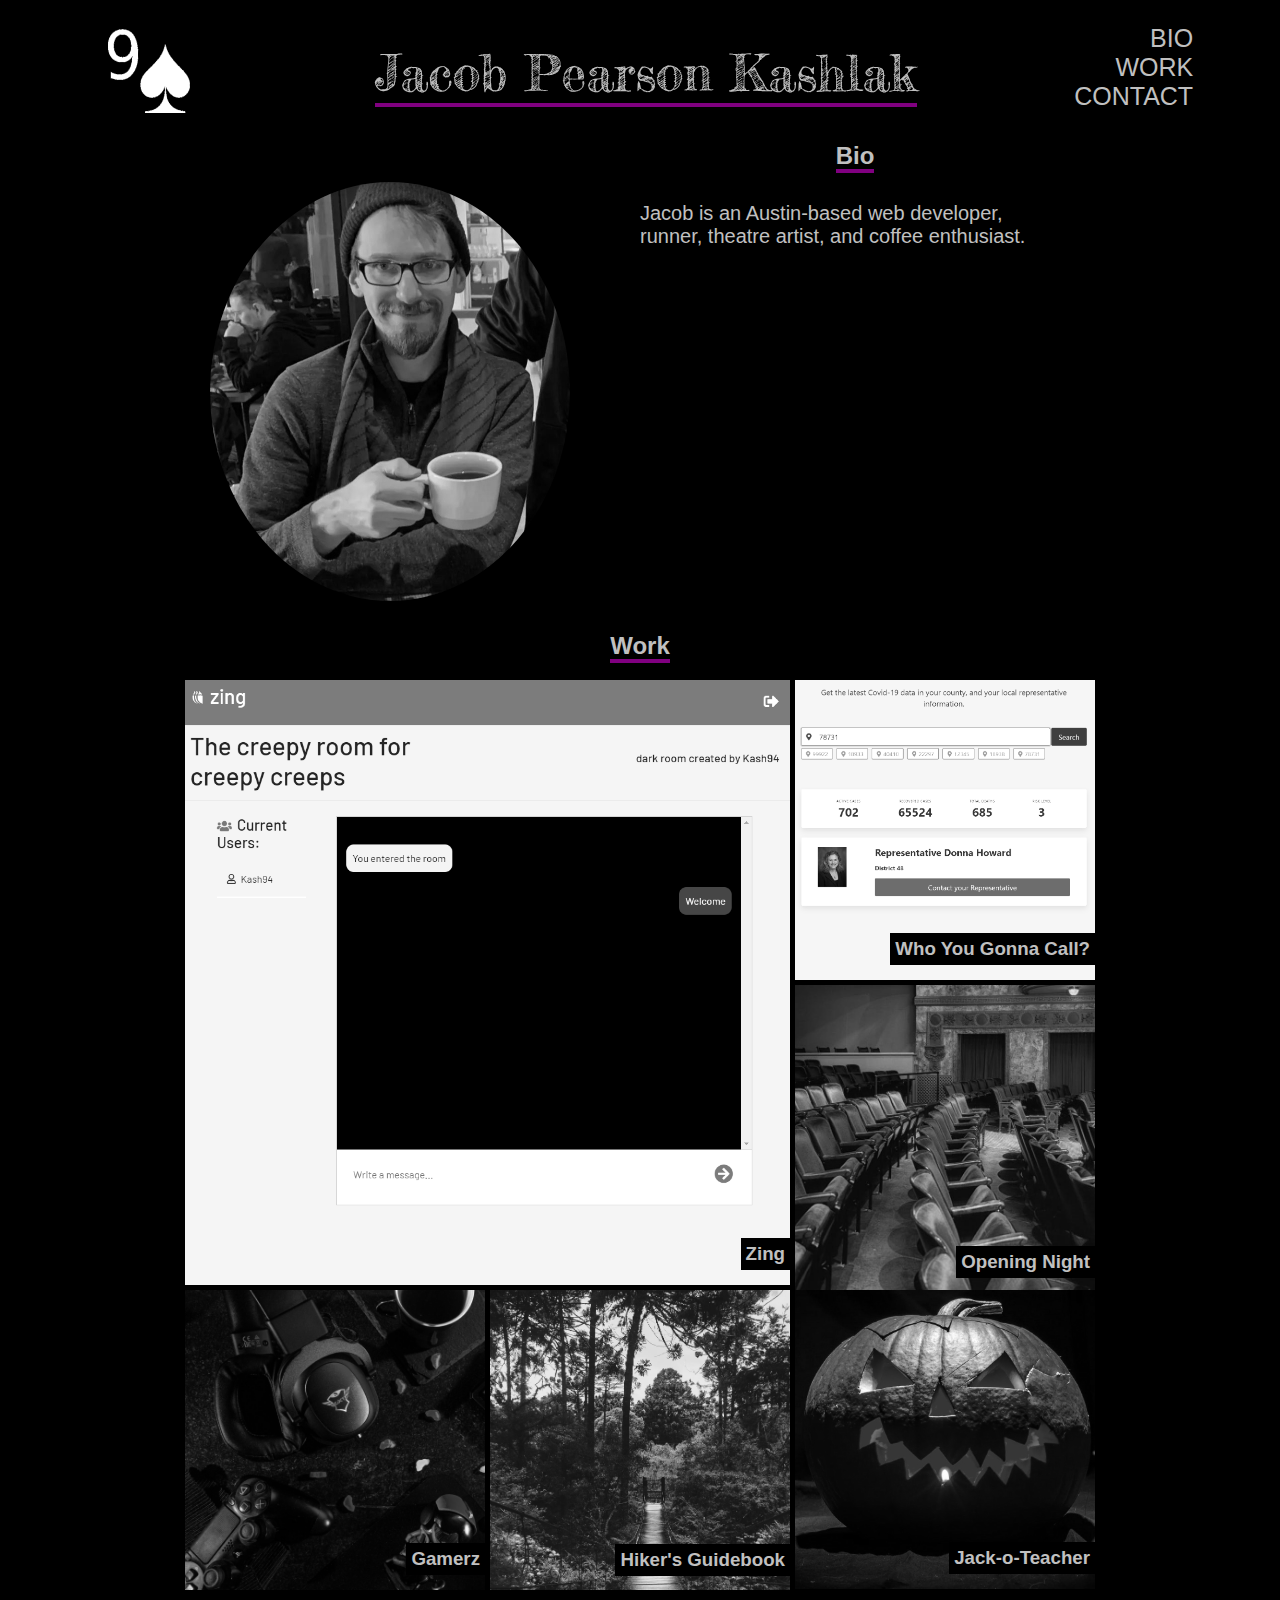
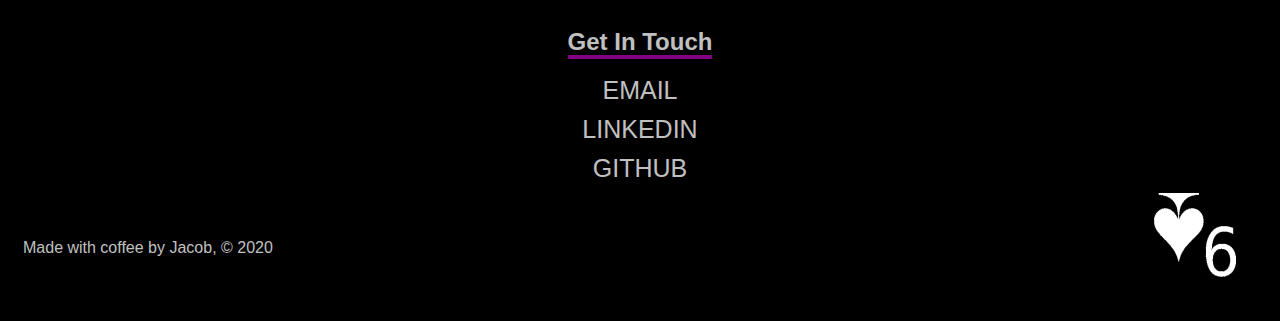
<file: index.html>
<!DOCTYPE html>
<html lang="en">
<head>
    <meta charset="UTF-8">
    <meta name="viewport" content="width=device-width, initial-scale=1.0">
    <link rel="stylesheet" href="./assets/css/style.css" />
    <link rel="icon" href="assets/images/favicon.ico">
    <title>Jacob Pearson Kashlak</title>
</head>
<body>

    <!--Navigation-->
    <header>
        <div class="ninelogo">
            <a href=""><img src="assets/images/9spades.png" alt="" /></a>
        </div>
            <h1 class="section-title"><span class="title-contain title">Jacob Pearson Kashlak</span></h1>
        <nav>
            <ul>
                <li>
                    <a href="#bio">BIO</a>
                </li>
                <li>
                    <a href="#work">WORK</a>
                </li>
                <li>
                    <a href="#contact">CONTACT</a>
                </li>
            </ul>
        </nav>
    </header>

    <!--Hero-->
    <section id="bio" class="hero">
        <div class="hero-grid">
            <div class="grid-cell portrait-cell">
                <img src="assets/images/portrait.jpeg" alt="Jacob enjoying a cup of coffee" />
            </div>
            <div class="grid-cell title-cell">
                <h2 class="section-title"><span class="title-contain">Bio</span></h2>
            </div>
            <div class="grid-cell content-cell">
                <p>
                    Jacob is an Austin-based web developer, runner, theatre artist, and coffee enthusiast.<br>                  
                </p>
            </div>
        </div>
    </section>

    <!--Portfolio Samples & Links-->
    <section id="work" class="work">
        <h2 class="section-title"><span class="title-contain">Work</span></h2>
        <section class="work-grid">
            <div class="app1">
                <div class="grid-image" target="_blank">
                    <h3>Zing</h3>
                    <a href="https://zing-chat.herokuapp.com/" target="_blank">
                    <img src="./assets/images/zing.png" alt="Zing chat screenshot" />
                    </a>
                </div>
            </div>
            <div class="app2">
                <div class="grid-image">
                    <h3>Who You Gonna Call?</h3>
                    <a href="https://jpkashlak.github.io/who-you-gonna-call/" target="_blank"> 
                    <img src="./assets/images/covid.png" alt="Who You Gonna Call screenshot" />
                    </a>
                </div>
            </div>
            <div class="app3">
                <div class="grid-image">
                    <h3>Opening Night</h3>
                    <a href="./opening-night.html">
                    <img src="./assets/images/theatre.jpeg" alt="empty theatre seats"/>
                    </a>
                </div>
            </div>
            <div class="app4">
                <div class="grid-image">
                    <h3>Gamerz</h3>
                    <a href="./gamerz.html">
                    <img src="./assets/images/games.jpeg" alt="gamer equipment"/>
                    </a>
                </div>
            </div>
            <div class="app5">
                <div class="grid-image">
                    <h3>Hiker's Guidebook</h3>
                    <a href="./hiker.html">
                    <img src="./assets/images/forest.jpeg" alt="trees in a forest" />
                    </a>    
                </div>
            </div>
            <div class="app6">
                <div class="grid-image">
                    <h3>Jack-o-Teacher</h3>
                    <a href="./jack.html">
                    <img src="./assets/images/jack.jpeg" alt="lit jack-o-lantern"/>
                    </a>
                </div>
            </div>
        </section>
    </section>
    <br>
    <!--Contact-->
    <section id="contact" class="contact">
        <h2 class="section-title"><span class="title-contain">Get In Touch</span></h2>
            <section class="contact-links">
                <div class="grid-cell">
                    <a href="mailto:jpkashlak@gmail.com">EMAIL</a>
                </div>
                <div class="grid-cell">
                    <a href="https://www.linkedin.com/in/jacob-pearson-kashlak-09216794/" target="_blank">LINKEDIN</a>
                </div>
                <div class="grid-cell">
                    <a href="https://github.com/JPKashlak" target="_blank">GITHUB</a>
                </div>
                </section>
    </section>


    <footer>
        <p>Made with coffee by Jacob, &copy; 2020</p>
        <div class="ninelogo">
            <a href=""><img src="assets/images/9spades.png" alt="" /></a>
        </div>
        
    </footer>
</body>
</html>
</file>
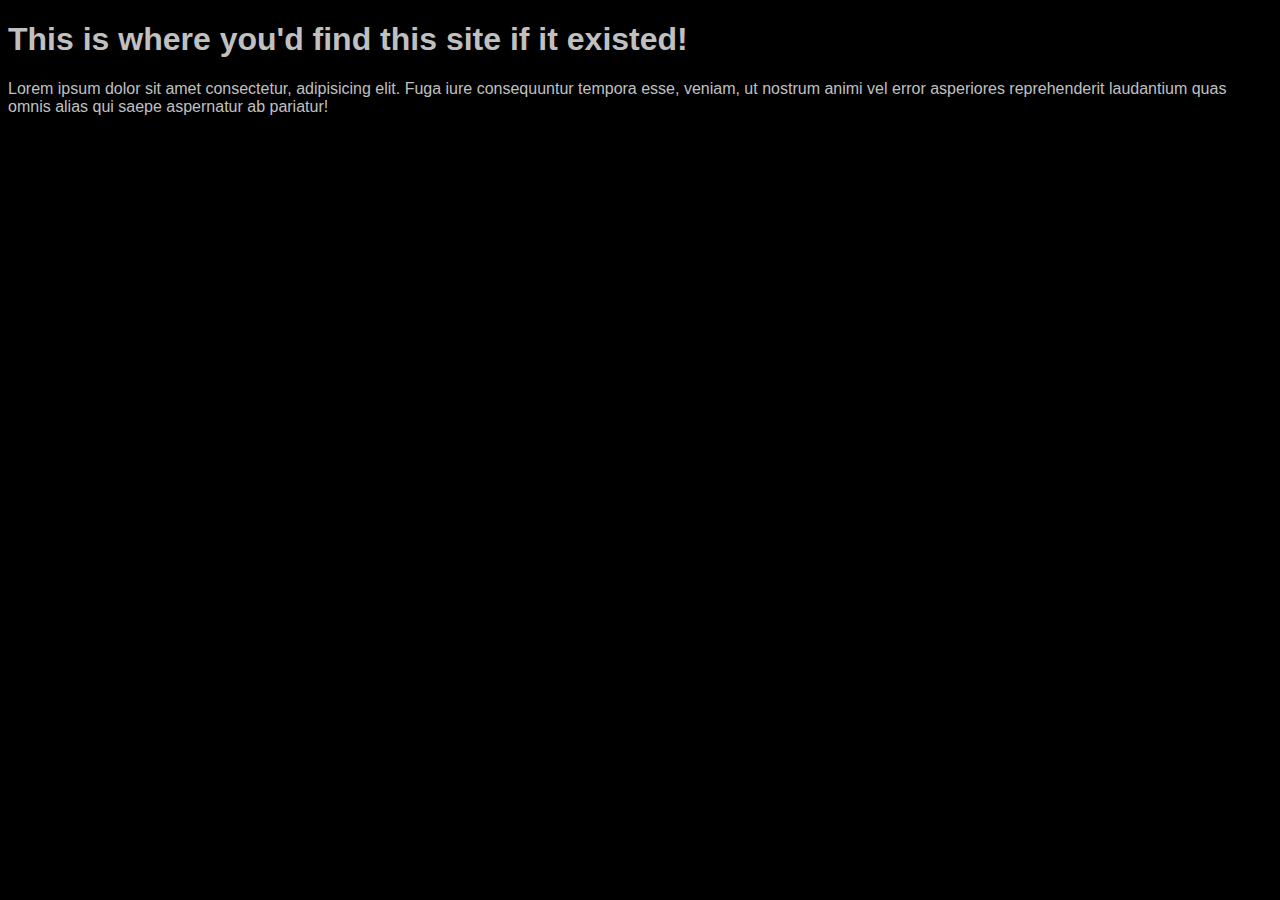
<file: coffee-chef.html>
<!DOCTYPE html>
<html lang="en">
<head>
    <meta charset="UTF-8">
    <meta name="viewport" content="width=device-width, initial-scale=1.0">
    <link rel="stylesheet" href="./assets/css/style.css" />
    <title>Coffee Chef</title>
</head>
<body>
    <h1>This is where you'd find this site if it existed!</h1>
    <p>Lorem ipsum dolor sit amet consectetur, adipisicing elit. Fuga iure consequuntur tempora esse, veniam, ut nostrum animi vel error asperiores reprehenderit laudantium quas omnis alias qui saepe aspernatur ab pariatur!</p>
</body>
</html>
</file>
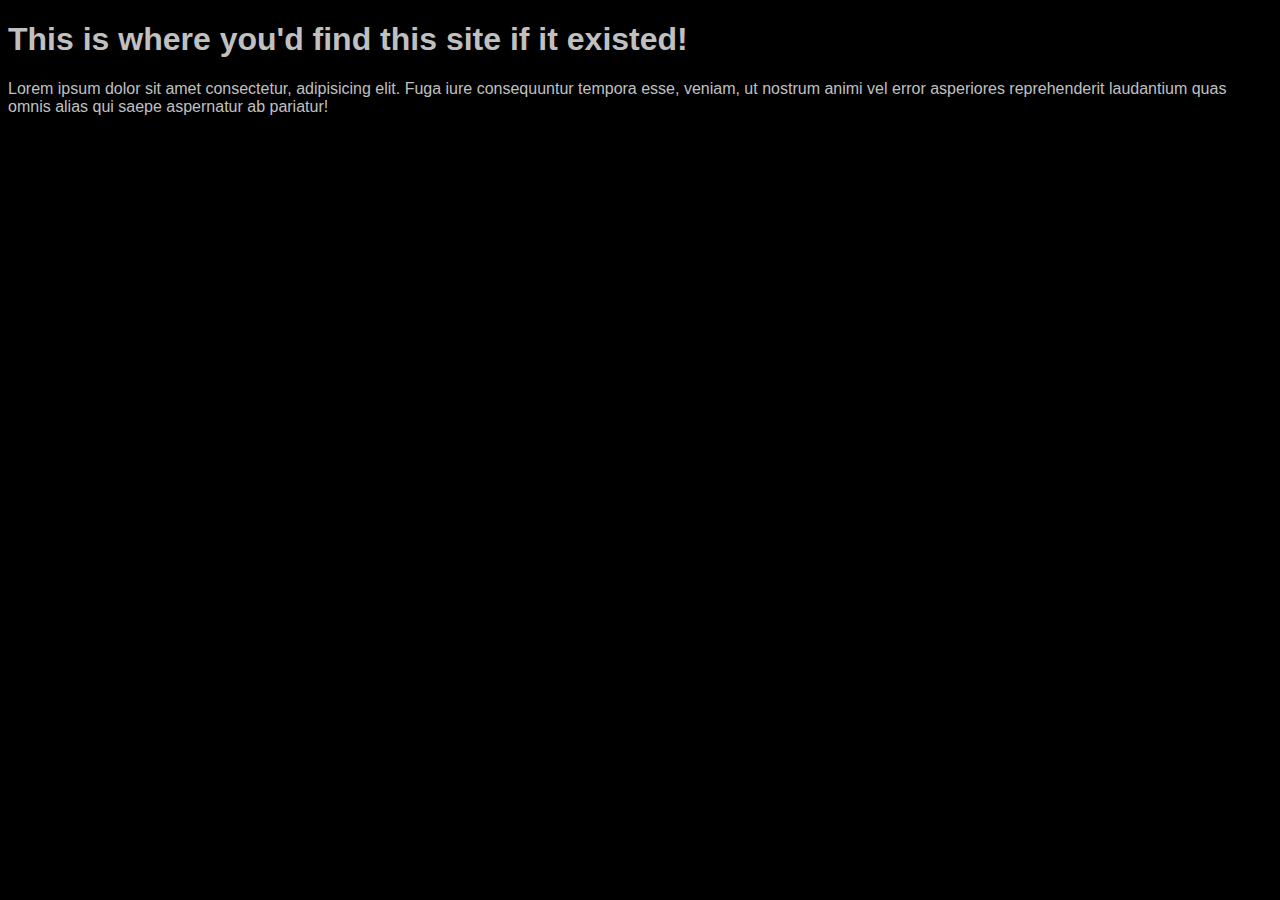
<file: gamerz.html>
<!DOCTYPE html>
<html lang="en">
<head>
    <meta charset="UTF-8">
    <meta name="viewport" content="width=device-width, initial-scale=1.0">
    <link rel="stylesheet" href="./assets/css/style.css" />
    <title>Gamerz</title>
</head>
<body>
    <h1>This is where you'd find this site if it existed!</h1>
    <p>Lorem ipsum dolor sit amet consectetur, adipisicing elit. Fuga iure consequuntur tempora esse, veniam, ut nostrum animi vel error asperiores reprehenderit laudantium quas omnis alias qui saepe aspernatur ab pariatur!</p>
</body>
</html>
</file>
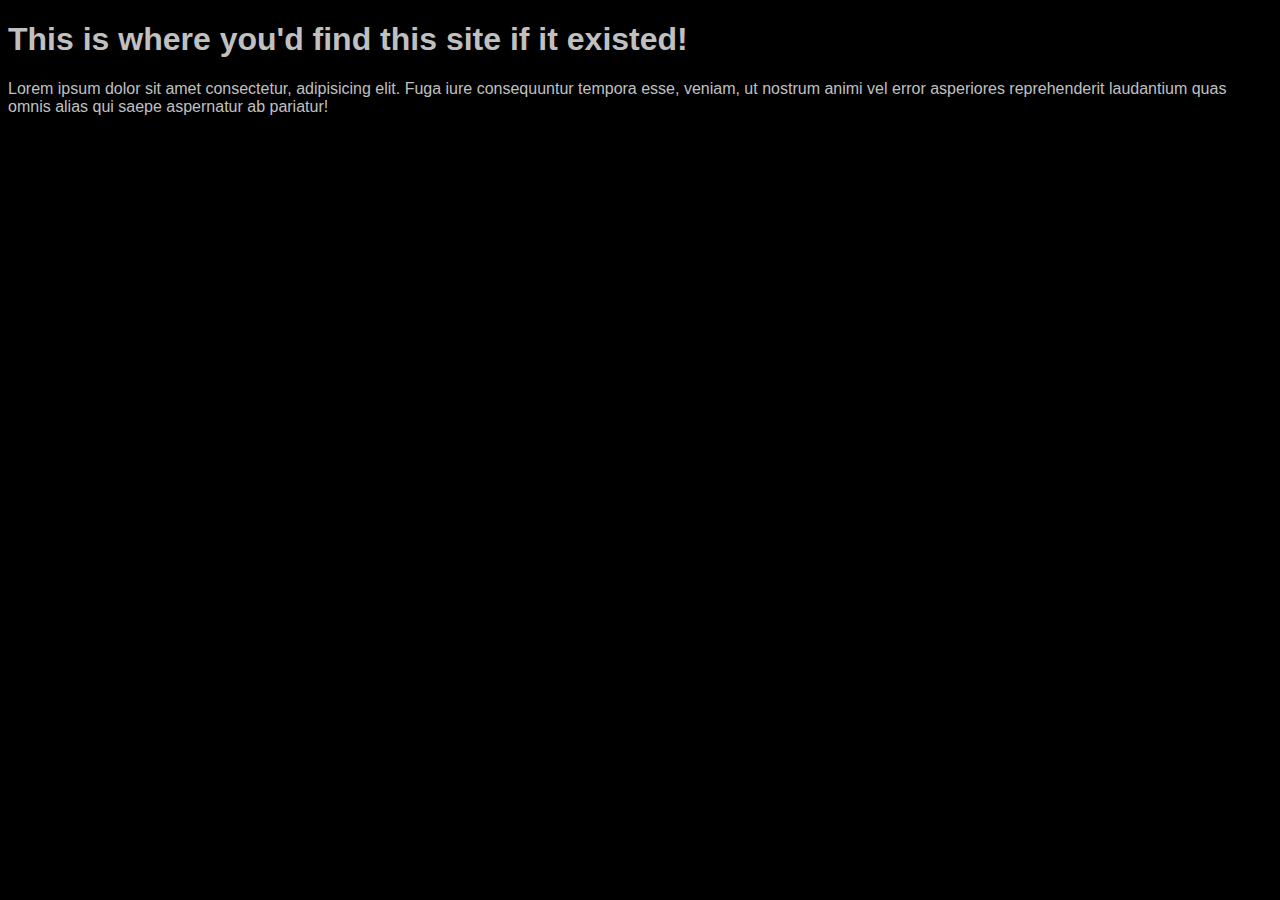
<file: hiker.html>
<!DOCTYPE html>
<html lang="en">
<head>
    <meta charset="UTF-8">
    <meta name="viewport" content="width=device-width, initial-scale=1.0">
    <link rel="stylesheet" href="./assets/css/style.css" />
    <title>Hiker's Guidebook</title>
</head>
<body>
    <h1>This is where you'd find this site if it existed!</h1>
    <p>Lorem ipsum dolor sit amet consectetur, adipisicing elit. Fuga iure consequuntur tempora esse, veniam, ut nostrum animi vel error asperiores reprehenderit laudantium quas omnis alias qui saepe aspernatur ab pariatur!</p>
</body>
</html>
</file>
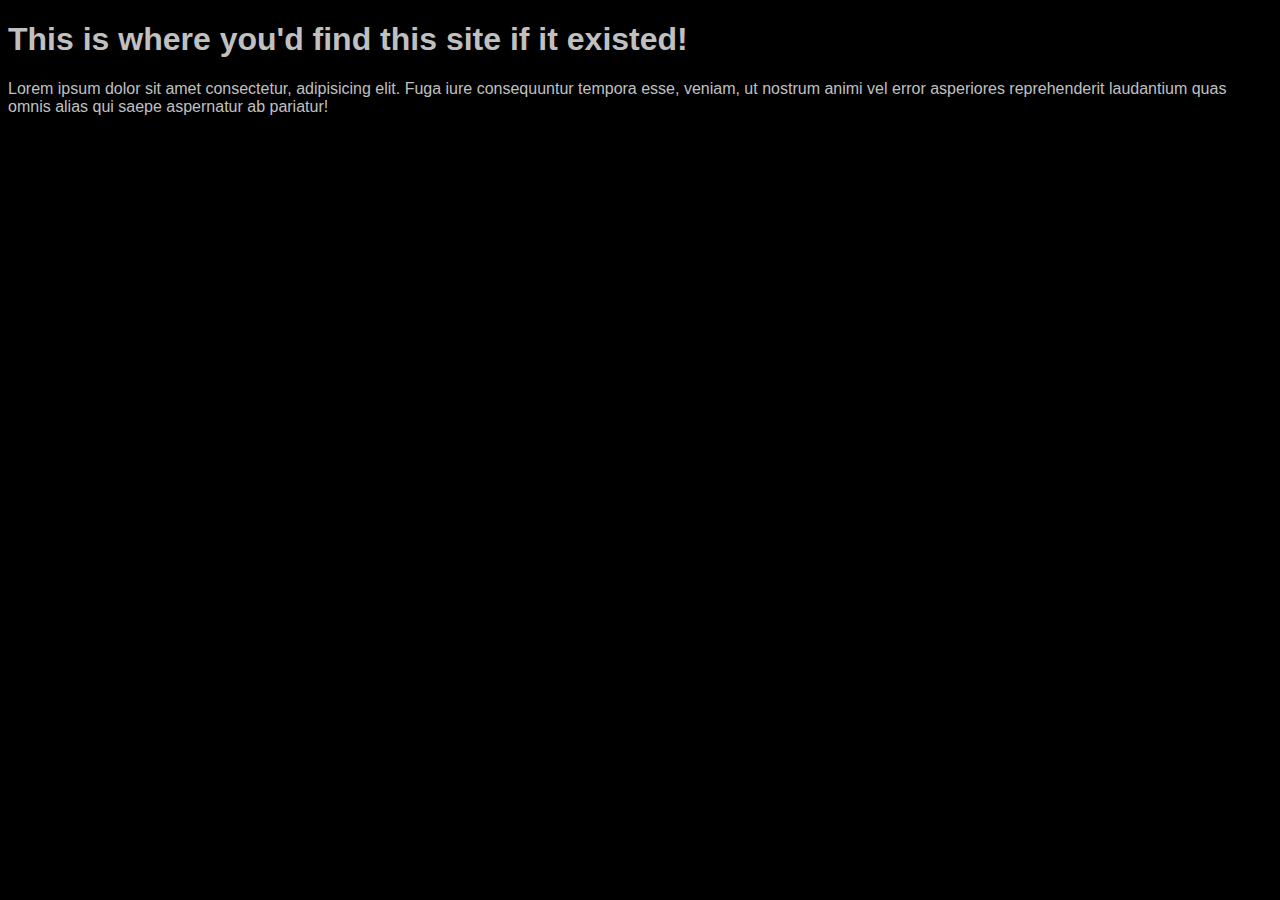
<file: jack.html>
<!DOCTYPE html>
<html lang="en">
<head>
    <meta charset="UTF-8">
    <meta name="viewport" content="width=device-width, initial-scale=1.0">
    <link rel="stylesheet" href="./assets/css/style.css" />
    <title>Jack-o-Teacher</title>
</head>
<body>
    <h1>This is where you'd find this site if it existed!</h1>
    <p>Lorem ipsum dolor sit amet consectetur, adipisicing elit. Fuga iure consequuntur tempora esse, veniam, ut nostrum animi vel error asperiores reprehenderit laudantium quas omnis alias qui saepe aspernatur ab pariatur!</p>
</body>
</html>
</file>
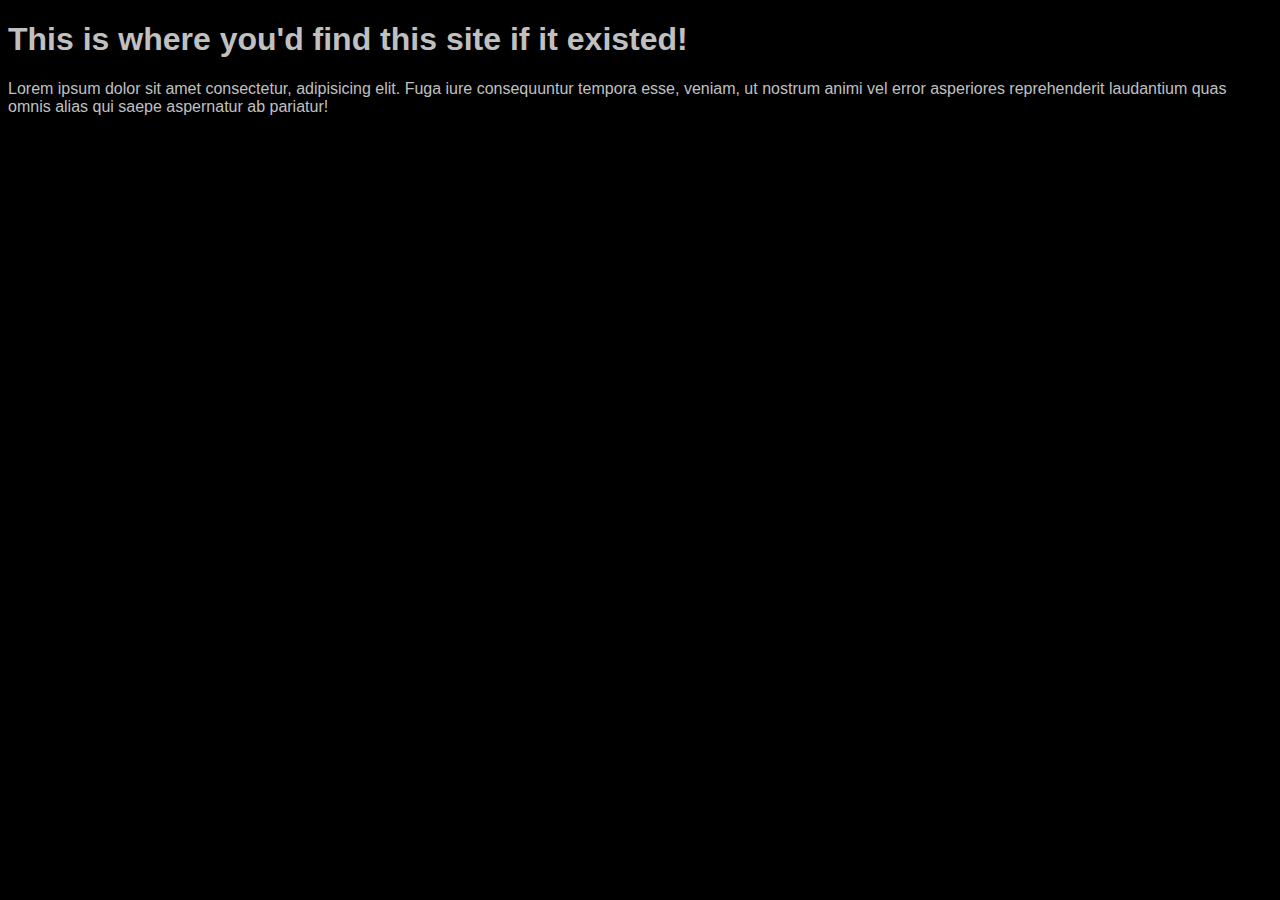
<file: opening-night.html>
<!DOCTYPE html>
<html lang="en">
<head>
    <meta charset="UTF-8">
    <meta name="viewport" content="width=device-width, initial-scale=1.0">
    <link rel="stylesheet" href="./assets/css/style.css" />
    <title>Opening Night</title>
</head>
<body>
    <h1>This is where you'd find this site if it existed!</h1>
    <p>Lorem ipsum dolor sit amet consectetur, adipisicing elit. Fuga iure consequuntur tempora esse, veniam, ut nostrum animi vel error asperiores reprehenderit laudantium quas omnis alias qui saepe aspernatur ab pariatur!</p>
</body>
</html>
</file>
<file: assets/css/style.css>
@font-face {
    font-family: "great-font";
    src: url("../font/FrederickatheGreat-Regular.ttf")
}
body {
    background-color: black;
    color: silver;
    font-family: Arial, Helvetica, sans-serif;
}

.section-title {
    text-align: center;
}

.title-contain {
    border-bottom: purple solid 4px;
}

/* Header and Nav */
header {
    display: flex;
    flex-wrap: wrap;
    justify-content: space-around;
    background-color: black;
}
.ninelogo img {
    height: 100px;
    width: 100px;
    margin: 15px;

}
header h1 {
    font-size: 50px;
    font-weight: lighter;
    font-family: "great-font"
}

header nav ul {
    list-style: none;
    text-align: right;
    padding-left: 0px;
}

header nav ul li a {
    color: silver;
    font-size: 25px;
    text-decoration: none;
    justify-content: center;
    align-items: center;
    transition-property: font-size color;
    transition-duration: .5s;
}
header nav ul li a:hover {
    color: slateblue;
    font-size: 35px;
}

/* Hero */

.hero .section-title {
    margin: 0 auto;
}
.hero-grid {
    display: grid;
    grid-template-columns: repeat(2, 430px);
    grid-template-rows: 40px 430px;
    margin-left: 20px;
    margin-right: 20px;
    justify-content: center;
    margin: auto;
}
.portrait-cell {
    grid-row: 2 / 3;
}
.title-cell {
    grid-row: 1 / 2;
    grid-column: 2 / 3;
}
.content-cell {
    grid-row: 2 / 3;
    grid-column: 2 / 3;
}
.hero img {
    height: 419px;
    width: 360px;
    filter: grayscale(100%);
    border-radius: 50%;
}
.hero .grid-cell p {
    font-size: 20px;
}
/* Portfolio Samples */
.work-grid {
    display: grid;
    justify-content: center;
    grid-template-columns: repeat(3, 300px);
    grid-template-rows: repeat(3, 300px);
    gap: 5px;
}
.grid-image {
    position: relative;
}
.grid-image h3 {
    position: absolute;
    right: 0%;
    bottom: 0%;
    z-index: 9998;
    color: silver;
    background: black;
    padding: 5px;
}
.grid-image img {
    width: 100%;
    min-height: 100%;
    filter: grayscale(100%);
    transition-property: filter;
    transition-duration: .5s;
}
.grid-image img:hover {
    filter: grayscale(0%);
}

.work-grid .app1 {
    grid-row: 1 / 3;
    grid-column: 1 / 3;
}

/* Contact */
.contact-links {
    display: grid;
    grid-template-columns: 1fr;
    grid-template-rows: 3fr;
    gap: 10px;
    justify-items: center;
    align-items: center; 
}
.contact a {
    font-size: 25px;
    color: silver;
    text-decoration: none;
    transition-property: font-size color;
    transition-duration: .5s;
}
.contact a:hover {
    font-size: 35px;
    color: slateblue;
}

/* Footer */
footer {
    display: flex;
    justify-content: space-between;
    align-items: center;
}
footer p {
    margin-left: 15px;
}
footer .ninelogo {
    transform: rotate(180deg);
    height: 100px;
    width: 100px;
    margin: 15px;
}

/* Media Queries */
@media screen and (max-width: 980px) {
header {
    display: block;
}
.ninelogo {
    display: none;
}
header nav {
    text-align: center;
    display: flex;
    justify-content: space-evenly;
}
header nav ul {
    text-align: center;
}
header nav ul li {
    display: contents;
}
header nav ul li a {
    padding: 10px;
}
.hero {
    display: block;
    margin: 20px;
}
.hero-grid {
    display: block;
}
.portrait-cell {
    display: flex;
    justify-content: center;
}
.title-cell {
    margin-top: 10px;
}
.work-grid {
grid-template-columns: repeat(3, 175px);
grid-template-rows: repeat(3, 175px);   
}
footer {  
    justify-content: center;
}
@media screen and (max-width: 768px) {
.content-cell p {
    margin-left: 20px;
    margin-right: 20px;
    }
}
@media screen and (max-width: 575px) {
header h1 {
    font-size: 30px;
}

header nav ul li {
    font-size: 18px;
}
.hero img {
    height: 209px;
    width: 180px;
    filter: grayscale(100%);
    border-radius: 50%;
}
.work-grid {
    grid-template-columns: 150px;
    grid-template-rows: repeat(6, 150px); 
}
.work-grid .app1 {
    grid-row: 1 / 2;
    grid-column: 1 / 2;
}

}
</file>
